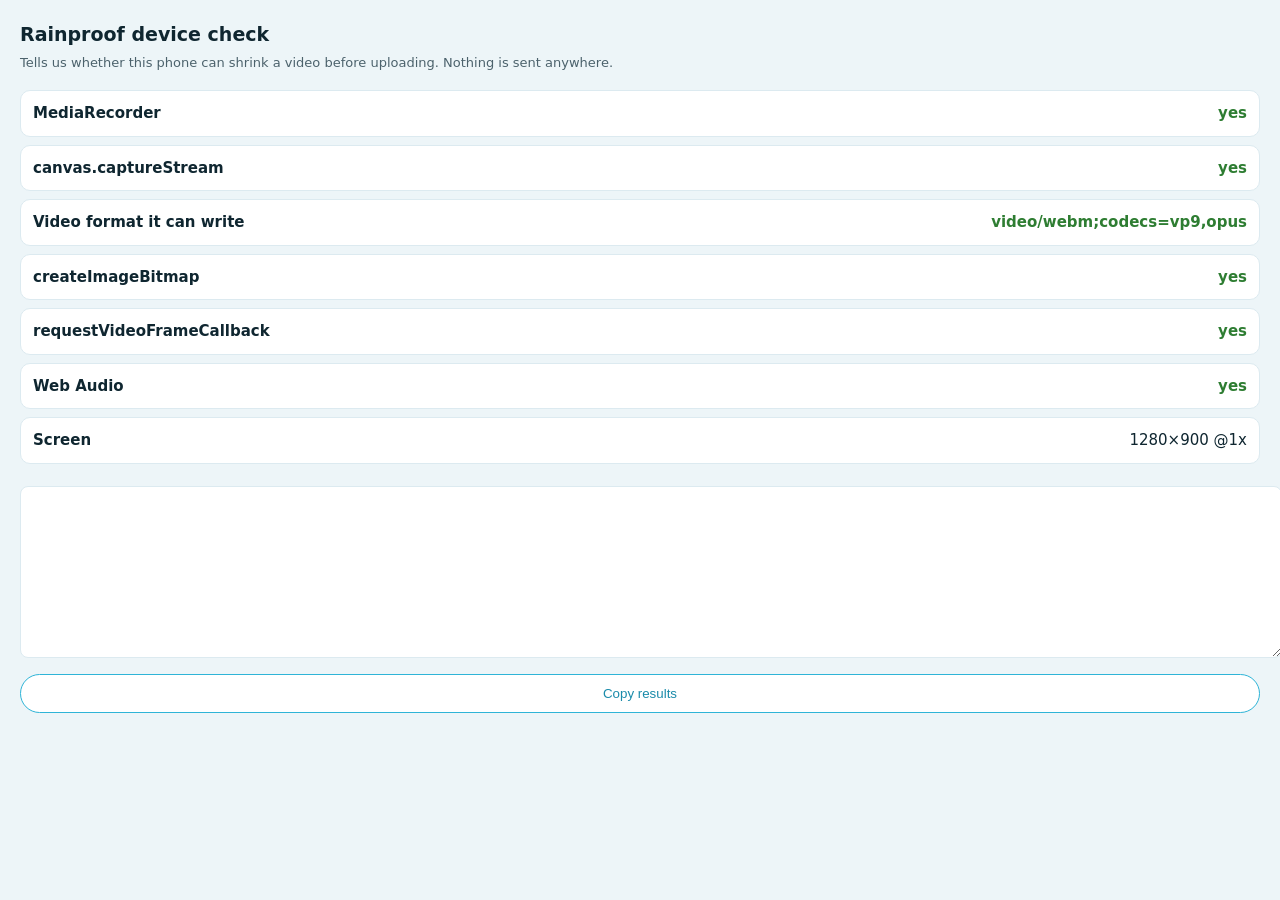
<file: device-check.html>
<!doctype html>
<html lang="en">
<meta charset="utf-8">
<meta name="viewport" content="width=device-width,initial-scale=1">
<title>Rainproof — device check</title>
<style>
  body{font:15px/1.5 -apple-system,system-ui,sans-serif;margin:0;padding:20px;background:#EDF5F8;color:#0F2630}
  h1{font-size:19px;margin:0 0 4px}
  p.sub{margin:0 0 18px;color:#4C626C;font-size:13px}
  .row{display:flex;gap:10px;padding:11px 12px;background:#fff;border:1px solid #DCEAF0;border-radius:10px;margin-bottom:8px;align-items:flex-start}
  .k{font-weight:700;flex:1}
  .v{font-variant-numeric:tabular-nums;text-align:right;white-space:nowrap}
  .yes{color:#2E7D32;font-weight:800}.no{color:#D63B3B;font-weight:800}
  .verdict{margin-top:16px;padding:14px;border-radius:10px;font-weight:600}
  .ok{background:#E8F5E9;border:1px solid #2E7D32}
  .bad{background:#FDECEA;border:1px solid #D63B3B}
  textarea{width:100%;height:150px;margin-top:14px;font:12px ui-monospace,monospace;border:1px solid #DCEAF0;border-radius:8px;padding:10px;background:#fff}
  button{font:600 14px inherit;padding:11px 16px;border-radius:999px;border:1.5px solid #2EB4D7;background:#fff;color:#1A8BAA;width:100%;margin-top:10px}
</style>
<body>
<h1>Rainproof device check</h1>
<p class="sub">Tells us whether this phone can shrink a video before uploading. Nothing is sent anywhere.</p>
<div id="out"></div>
<div id="verdict"></div>
<textarea id="copy" readonly></textarea>
<button id="btn">Copy results</button>
<script type="module">
const out = document.getElementById('out');
const row = (k, v, good) => {
  out.insertAdjacentHTML('beforeend',
    `<div class="row"><span class="k">${k}</span><span class="v ${good===true?'yes':good===false?'no':''}">${v}</span></div>`);
};

const has = {
  MediaRecorder: typeof MediaRecorder !== 'undefined',
  canvasCaptureStream: typeof HTMLCanvasElement.prototype.captureStream === 'function',
  createImageBitmap: typeof createImageBitmap === 'function',
  requestVideoFrameCallback: typeof HTMLVideoElement.prototype.requestVideoFrameCallback === 'function',
  WebAudio: !!(window.AudioContext || window.webkitAudioContext),
};
const mimes = ['video/mp4;codecs=avc1','video/webm;codecs=vp9,opus','video/webm;codecs=vp8,opus','video/webm'];
const supported = has.MediaRecorder
  ? mimes.filter(t => { try { return MediaRecorder.isTypeSupported(t); } catch { return false; } })
  : [];

row('MediaRecorder', has.MediaRecorder ? 'yes' : 'no', has.MediaRecorder);
row('canvas.captureStream', has.canvasCaptureStream ? 'yes' : 'no', has.canvasCaptureStream);
row('Video format it can write', supported[0] || 'none', supported.length > 0);
row('createImageBitmap', has.createImageBitmap ? 'yes' : 'no', has.createImageBitmap);
row('requestVideoFrameCallback', has.requestVideoFrameCallback ? 'yes' : 'no', has.requestVideoFrameCallback);
row('Web Audio', has.WebAudio ? 'yes' : 'no', has.WebAudio);
row('Screen', `${screen.width}×${screen.height} @${window.devicePixelRatio}x`);

// The real test: can it actually produce a video file?
let live = 'not attempted';
try {
  if (has.MediaRecorder && has.canvasCaptureStream && supported[0]) {
    const c = Object.assign(document.createElement('canvas'), {width: 320, height: 240});
    const cx = c.getContext('2d');
    const rec = new MediaRecorder(c.captureStream(15), {mimeType: supported[0], videoBitsPerSecond: 400000});
    const parts = [];
    rec.ondataavailable = e => e.data.size && parts.push(e.data);
    const done = new Promise(r => { rec.onstop = r; });
    rec.start(100);
    await new Promise(r => { let n = 0; const iv = setInterval(() => {
      cx.fillStyle = `hsl(${n*24} 70% 50%)`; cx.fillRect(0,0,320,240);
      if (++n > 20) { clearInterval(iv); r(); } }, 50); });
    rec.stop(); await done;
    const size = new Blob(parts).size;
    live = size > 0 ? `yes — wrote ${Math.round(size/1024)} KB` : 'no — produced an empty file';
  } else {
    live = 'no — missing a required feature above';
  }
} catch (e) { live = 'no — ' + (e.message || e); }
row('Actually encoded a test video', live, live.startsWith('yes'));

const canReencode = live.startsWith('yes');
document.getElementById('verdict').innerHTML =
  `<div class="verdict ${canReencode ? 'ok' : 'bad'}">${canReencode
    ? 'This phone CAN shrink videos before upload.'
    : 'This phone CANNOT shrink videos in the browser. Large clips will be refused rather than compressed.'}</div>`;

const report = { ua: navigator.userAgent, ...has, mimeSupported: supported, liveEncodeTest: live, canReencode };
document.getElementById('copy').value = JSON.stringify(report, null, 1);
document.getElementById('btn').onclick = () => {
  const t = document.getElementById('copy');
  t.select(); t.setSelectionRange(0, 99999);
  navigator.clipboard?.writeText(t.value);
  document.getElementById('btn').textContent = 'Copied — paste it to Claude';
};
</script>
</body>
</html>
</file>
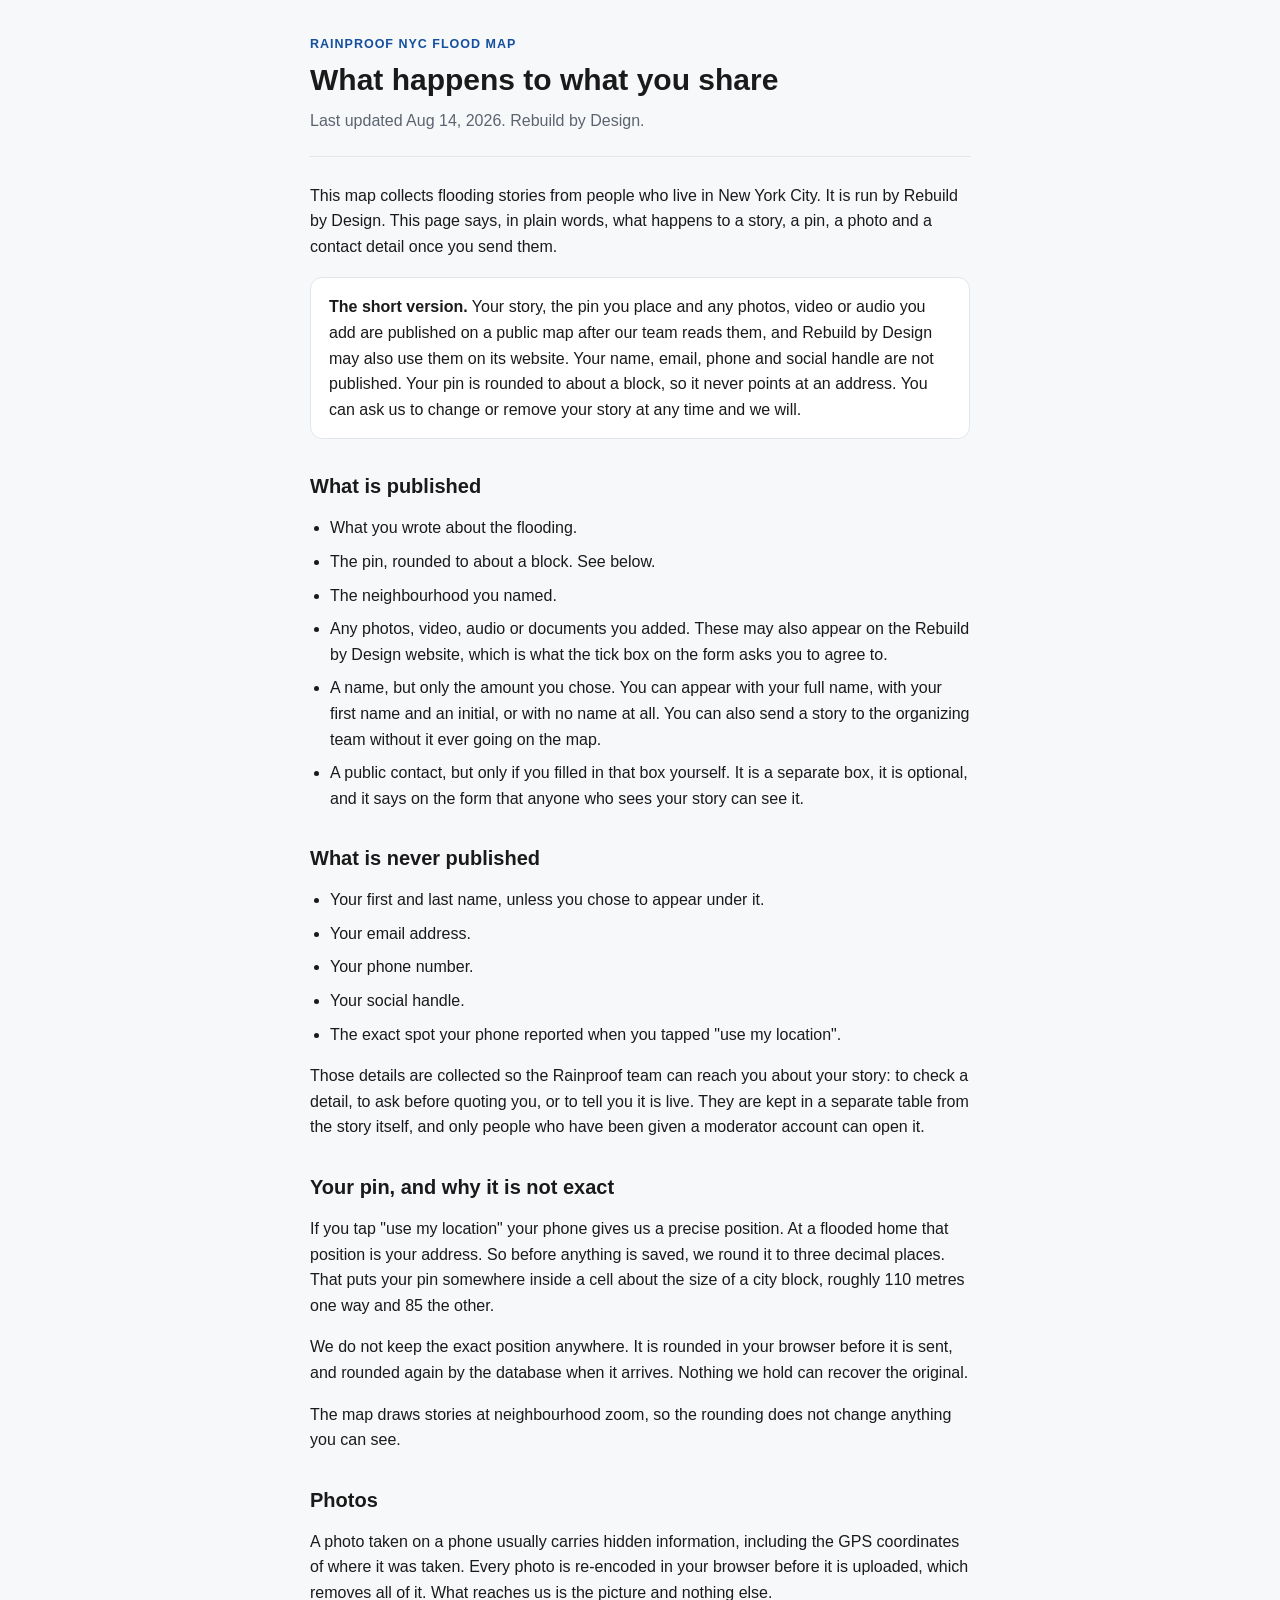
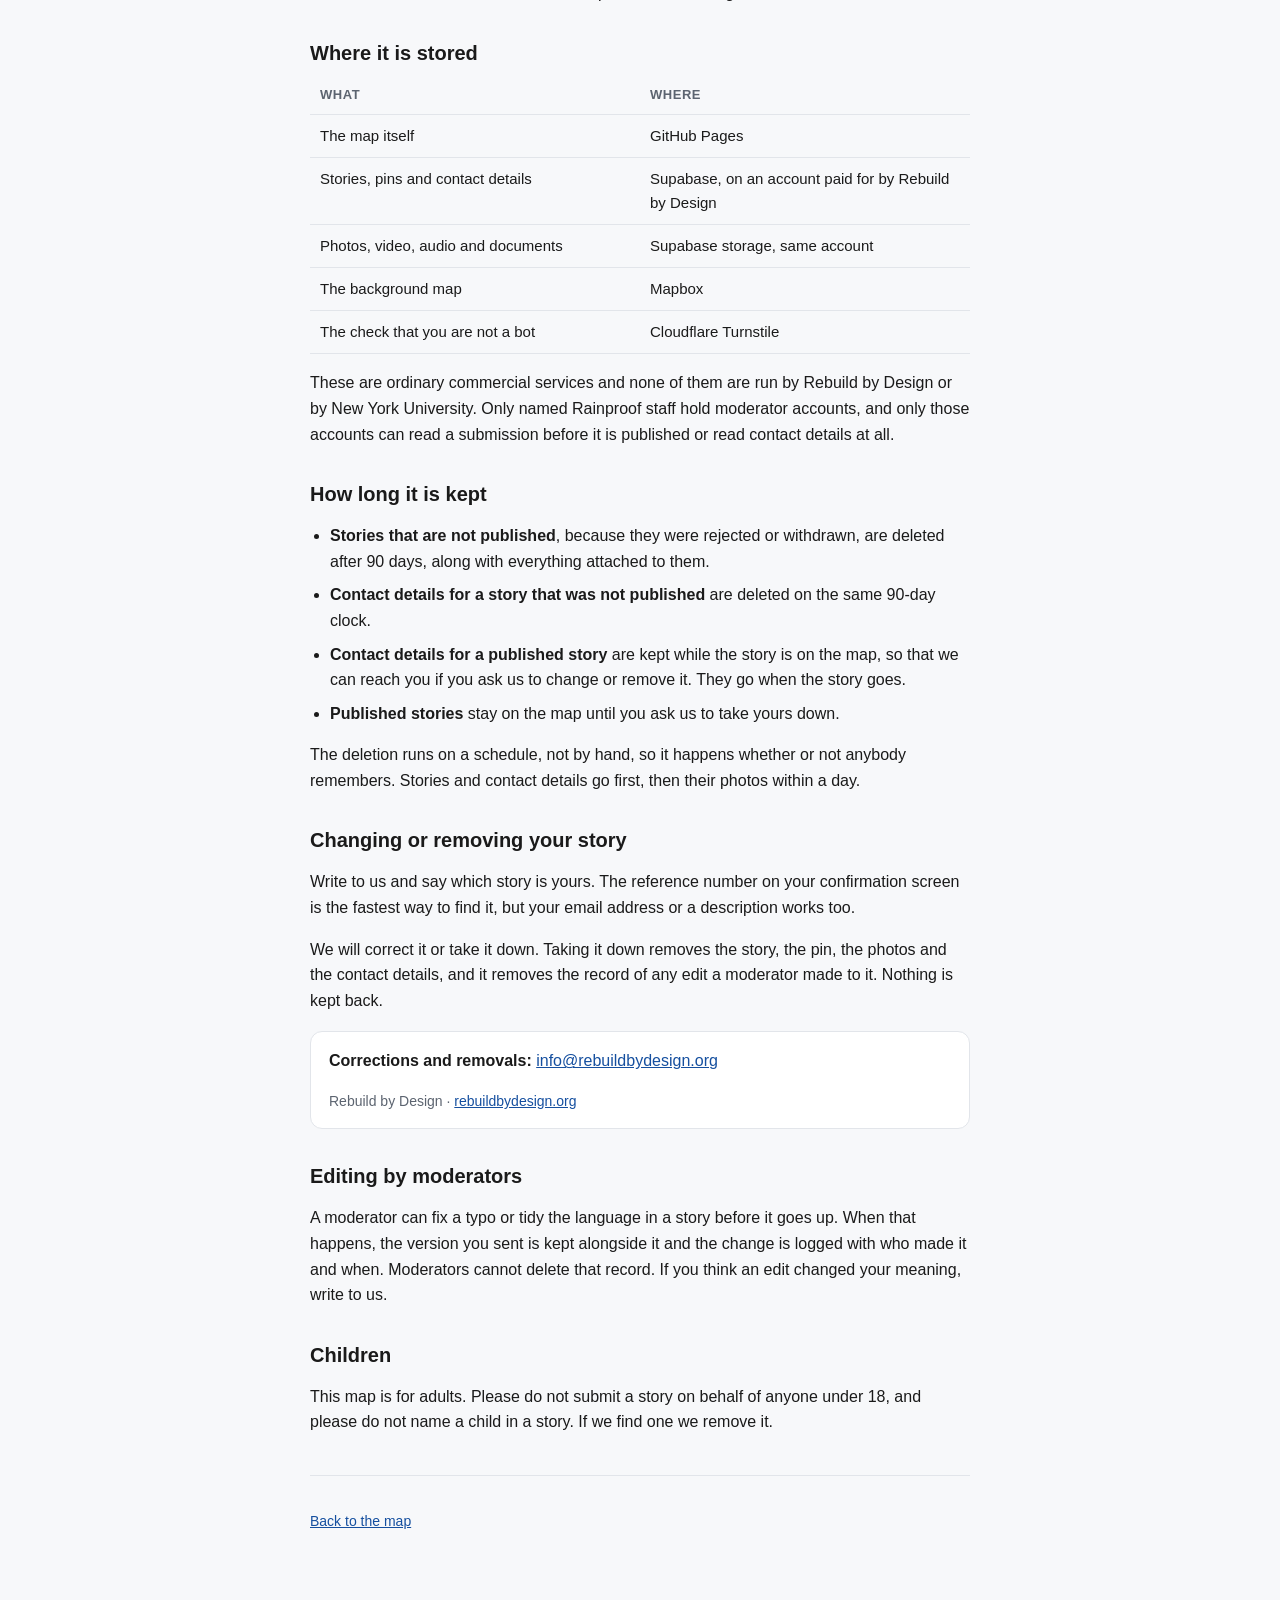
<file: privacy.html>
<!DOCTYPE html>
<html lang="en">
<head>
  <meta charset="UTF-8">
  <meta name="viewport" content="width=device-width, initial-scale=1.0">
  <title>Rainproof NYC Flood Map · Privacy notice</title>
  <meta name="description" content="What happens to a story, a pin, a photo and a contact detail shared with the Rainproof NYC Flood Map.">

  <!-- Deliberately NOT behind the beta gate in index.html, and deliberately
       indexable. A privacy notice that a resident cannot reach without a
       password is not a notice. When the beta gate comes out, nothing here
       changes.

       Self-contained on purpose too. The map's colours are published at runtime
       by applyTheme() from config.json, so a page that borrowed core.css would
       render unstyled if that JS did not run. This page has to be readable
       under every condition, including a bad connection on a phone. The values
       below are copied from config.json's theme as of 14 August 2026; if the
       brand changes they can be updated here by hand or left as they are. -->
  <style>
    :root {
      --ink: #1a1a1a;
      --muted: #5c6470;
      --border: #e2e5ea;
      --bg: #f7f8fa;
      --primary: #154f9f;
      --white: #fff;
    }
    * { box-sizing: border-box; }
    body {
      margin: 0;
      padding: 0 20px 80px;
      background: var(--bg);
      color: var(--ink);
      font-family: -apple-system, BlinkMacSystemFont, "Segoe UI", Roboto, Helvetica, Arial, sans-serif;
      font-size: 16px;
      line-height: 1.6;
      -webkit-text-size-adjust: 100%;
    }
    .wrap { max-width: 660px; margin: 0 auto; }
    header { padding: 34px 0 22px; border-bottom: 1px solid var(--border); margin-bottom: 26px; }
    .eyebrow {
      font-size: 12.5px; font-weight: 800; letter-spacing: .08em; text-transform: uppercase;
      color: var(--primary); margin: 0 0 8px;
    }
    h1 { font-size: 30px; line-height: 1.2; margin: 0 0 10px; }
    .sub { color: var(--muted); margin: 0; }
    h2 { font-size: 20px; line-height: 1.3; margin: 34px 0 10px; }
    p, li { color: var(--ink); }
    ul { padding-left: 20px; }
    li { margin-bottom: 8px; }
    a { color: var(--primary); }
    .card {
      background: var(--white); border: 1px solid var(--border); border-radius: 12px;
      padding: 16px 18px; margin: 18px 0;
    }
    .card p:first-child { margin-top: 0; }
    .card p:last-child { margin-bottom: 0; }
    .muted { color: var(--muted); font-size: 14px; }
    footer { margin-top: 40px; padding-top: 20px; border-top: 1px solid var(--border); }
    table { border-collapse: collapse; width: 100%; font-size: 15px; }
    /* A text column with `auto` sizes to its content and pushes the last column
       off the right edge on a phone, which reads as a broken layout rather than
       a width problem. */
    table { table-layout: fixed; }
    th, td { text-align: left; vertical-align: top; padding: 9px 10px; border-bottom: 1px solid var(--border); }
    th { font-size: 13px; text-transform: uppercase; letter-spacing: .04em; color: var(--muted); }
    .scroll { overflow-x: auto; }
    @media (max-width: 520px) {
      h1 { font-size: 25px; }
      body { font-size: 15.5px; }
    }
  </style>
</head>
<body>
<div class="wrap">

  <header>
    <p class="eyebrow">Rainproof NYC Flood Map</p>
    <h1>What happens to what you share</h1>
    <p class="sub">Last updated Aug 14, 2026. Rebuild by Design.</p>
  </header>

  <p>This map collects flooding stories from people who live in New York City.
  It is run by Rebuild by Design. This page says, in plain words, what happens
  to a story, a pin, a photo and a contact detail once you send them.</p>

  <div class="card">
    <p><strong>The short version.</strong> Your story, the pin you place and any
    photos, video or audio you add are published on a public map after our team
    reads them, and Rebuild by Design may also use them on its website. Your
    name, email, phone and social handle are not published. Your pin is rounded
    to about a block, so it never points at an address. You can ask us to change
    or remove your story at any time and we will.</p>
  </div>

  <h2>What is published</h2>
  <ul>
    <li>What you wrote about the flooding.</li>
    <li>The pin, rounded to about a block. See below.</li>
    <li>The neighbourhood you named.</li>
    <li>Any photos, video, audio or documents you added. These may also appear
      on the Rebuild by Design website, which is what the tick box on the form
      asks you to agree to.</li>
    <li>A name, but only the amount you chose. You can appear with your full
      name, with your first name and an initial, or with no name at all. You can
      also send a story to the organizing team without it ever going on the map.</li>
    <li>A public contact, but only if you filled in that box yourself. It is a
      separate box, it is optional, and it says on the form that anyone who sees
      your story can see it.</li>
  </ul>

  <h2>What is never published</h2>
  <ul>
    <li>Your first and last name, unless you chose to appear under it.</li>
    <li>Your email address.</li>
    <li>Your phone number.</li>
    <li>Your social handle.</li>
    <li>The exact spot your phone reported when you tapped "use my location".</li>
  </ul>
  <p>Those details are collected so the Rainproof team can reach you about your
  story: to check a detail, to ask before quoting you, or to tell you it is
  live. They are kept in a separate table from the story itself, and only people
  who have been given a moderator account can open it.</p>

  <h2>Your pin, and why it is not exact</h2>
  <p>If you tap "use my location" your phone gives us a precise position. At a
  flooded home that position is your address. So before anything is saved, we
  round it to three decimal places. That puts your pin somewhere inside a cell
  about the size of a city block, roughly 110 metres one way and 85 the other.</p>
  <p>We do not keep the exact position anywhere. It is rounded in your browser
  before it is sent, and rounded again by the database when it arrives. Nothing
  we hold can recover the original.</p>
  <p>The map draws stories at neighbourhood zoom, so the rounding does not
  change anything you can see.</p>

  <h2>Photos</h2>
  <p>A photo taken on a phone usually carries hidden information, including the
  GPS coordinates of where it was taken. Every photo is re-encoded in your
  browser before it is uploaded, which removes all of it. What reaches us is the
  picture and nothing else.</p>

  <h2>Where it is stored</h2>
  <div class="scroll">
  <table>
    <thead><tr><th>What</th><th>Where</th></tr></thead>
    <tbody>
      <tr><td>The map itself</td><td>GitHub Pages</td></tr>
      <tr><td>Stories, pins and contact details</td><td>Supabase, on an account paid for by Rebuild by Design</td></tr>
      <tr><td>Photos, video, audio and documents</td><td>Supabase storage, same account</td></tr>
      <tr><td>The background map</td><td>Mapbox</td></tr>
      <tr><td>The check that you are not a bot</td><td>Cloudflare Turnstile</td></tr>
    </tbody>
  </table>
  </div>
  <p>These are ordinary commercial services and none of them are run by Rebuild
  by Design or by New York University. Only named Rainproof staff hold moderator
  accounts, and only those accounts can read a submission before it is
  published or read contact details at all.</p>

  <h2>How long it is kept</h2>
  <ul>
    <li><strong>Stories that are not published</strong>, because they were
      rejected or withdrawn, are deleted after 90 days, along with everything
      attached to them.</li>
    <li><strong>Contact details for a story that was not published</strong> are
      deleted on the same 90-day clock.</li>
    <li><strong>Contact details for a published story</strong> are kept while
      the story is on the map, so that we can reach you if you ask us to change
      or remove it. They go when the story goes.</li>
    <li><strong>Published stories</strong> stay on the map until you ask us to
      take yours down.</li>
  </ul>
  <p>The deletion runs on a schedule, not by hand, so it happens whether or not
  anybody remembers. Stories and contact details go first, then their photos
  within a day.</p>

  <h2>Changing or removing your story</h2>
  <p>Write to us and say which story is yours. The reference number on your
  confirmation screen is the fastest way to find it, but your email address or
  a description works too.</p>
  <p>We will correct it or take it down. Taking it down removes the story, the
  pin, the photos and the contact details, and it removes the record of any edit
  a moderator made to it. Nothing is kept back.</p>

  <!-- THE ADDRESS IS IN TWO PLACES: here, and config.json at
       tenant.org.privacyEmail (which the form and the chat both read). This
       page has no JavaScript on purpose, so it cannot read config, so the
       duplication is unavoidable. If it changes, change both:
       `grep -rn info@rebuildbydesign.org` finds every copy. -->
  <div class="card">
    <p><strong>Corrections and removals:</strong>
      <a href="mailto:info@rebuildbydesign.org">info@rebuildbydesign.org</a></p>
    <p class="muted">Rebuild by Design &middot;
      <a href="https://rebuildbydesign.org" target="_blank" rel="noopener">rebuildbydesign.org</a></p>
  </div>

  <h2>Editing by moderators</h2>
  <p>A moderator can fix a typo or tidy the language in a story before it goes
  up. When that happens, the version you sent is kept alongside it and the
  change is logged with who made it and when. Moderators cannot delete that
  record. If you think an edit changed your meaning, write to us.</p>

  <h2>Children</h2>
  <p>This map is for adults. Please do not submit a story on behalf of anyone
  under 18, and please do not name a child in a story. If we find one we remove
  it.</p>

  <footer>
    <p class="muted"><a href="index.html">Back to the map</a></p>
  </footer>

</div>
</body>
</html>
</file>
